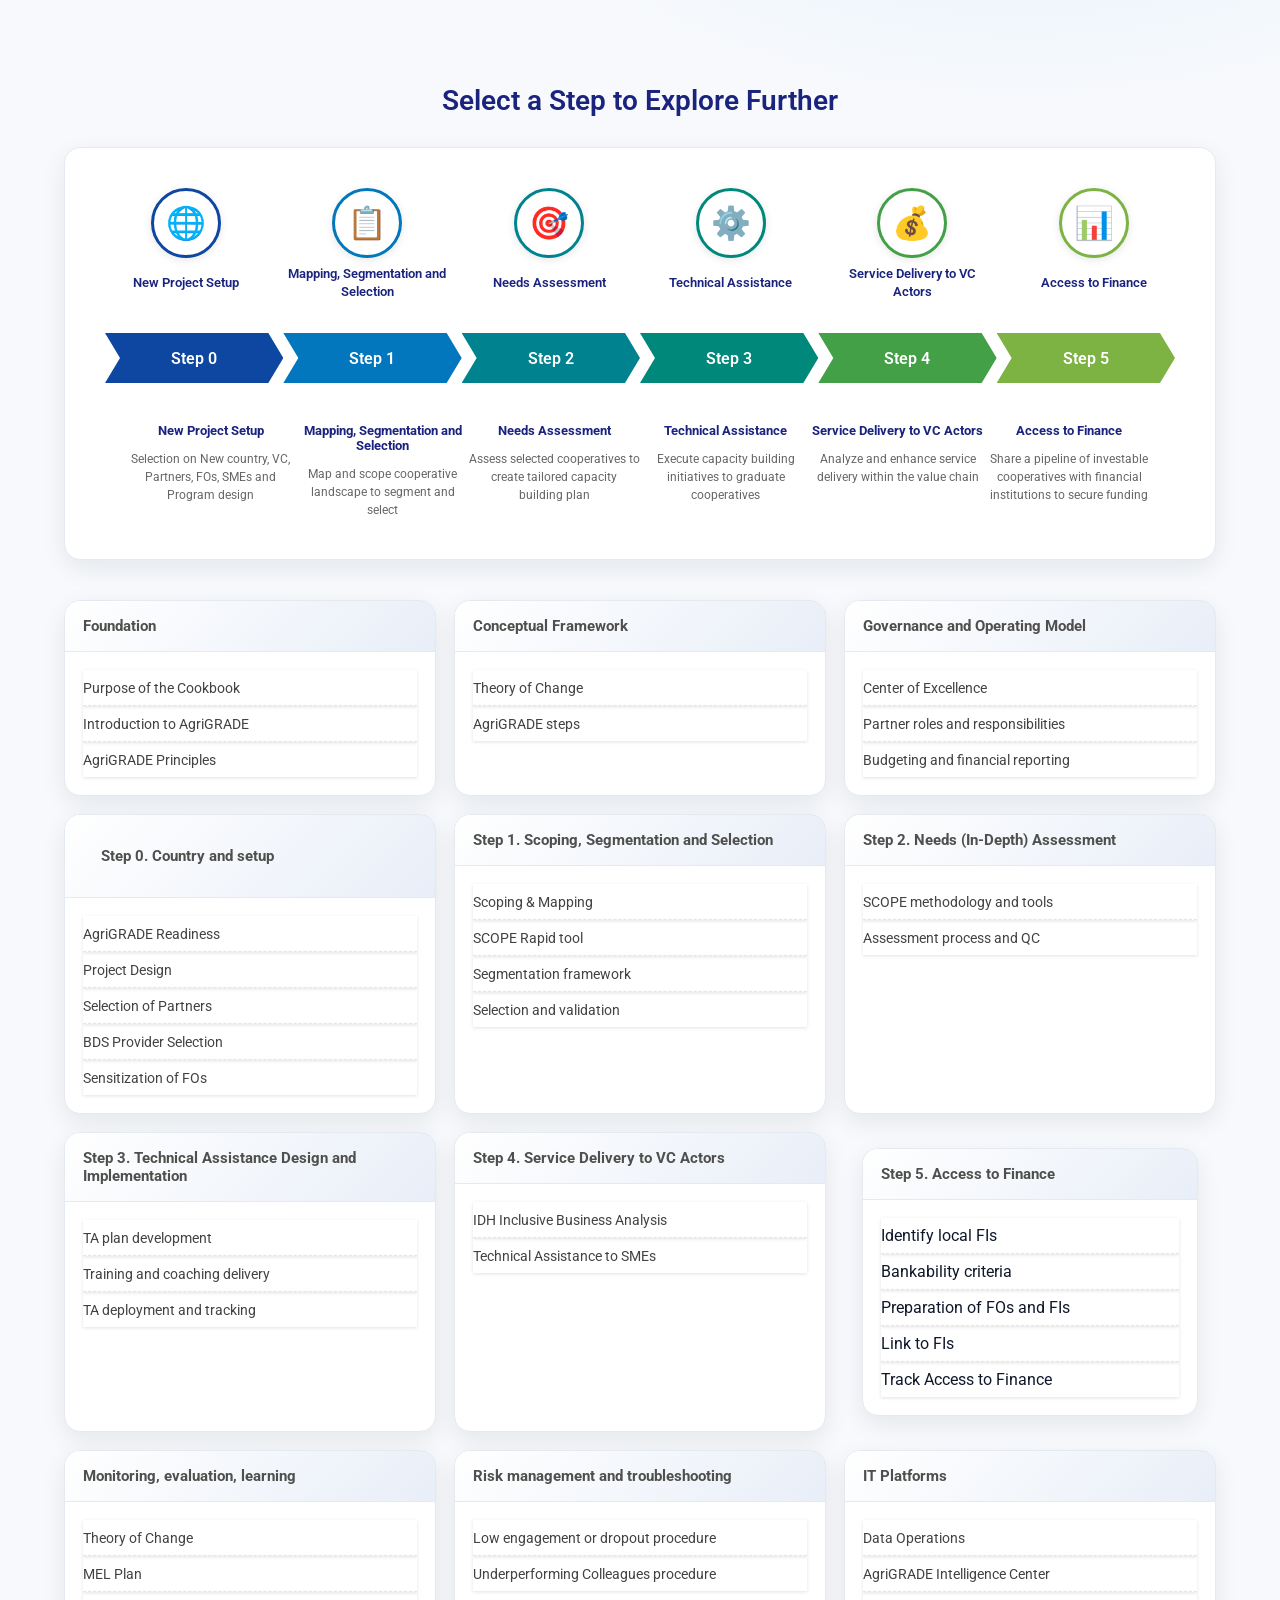
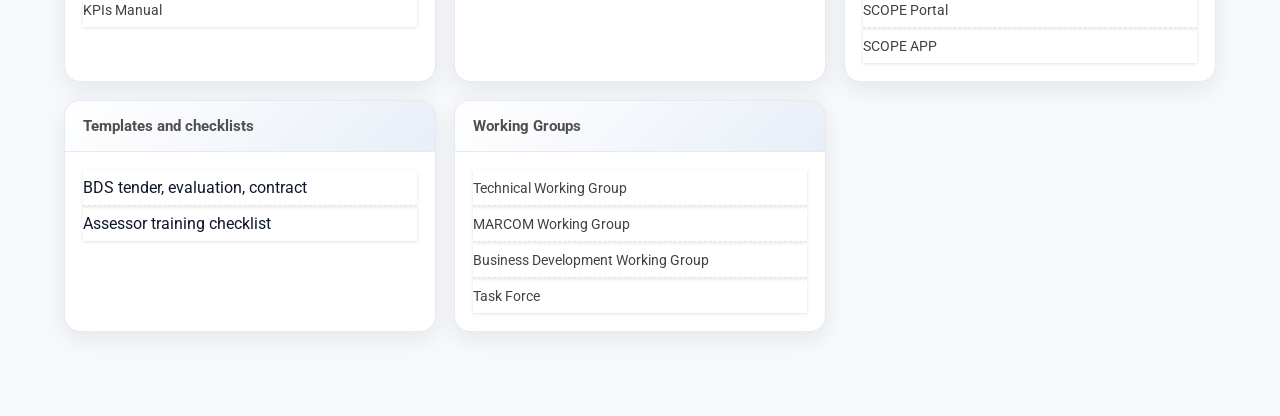
<file: index.html>
<!DOCTYPE html>
<html lang="en">
<head>
<meta charset="utf-8" />
<meta content="width=device-width, initial-scale=1.0" name="viewport" />
<title>AgriGRADE Cookbook Navigation</title>
<style>
@import url('https://fonts.googleapis.com/css2?family=Roboto:wght@400;500;700&display=swap');

:root {
    --bg: #f7f9fc;
    --surface: #ffffff;
    --ink: #0f172a;
    --muted: #64748b;
    --border: #e5eaf0;
    --shadow: 0 8px 24px rgba(15, 23, 42, .08);
    --radius: 16px;
}
* { box-sizing: border-box; margin: 0; padding: 0; }
body {
    font-family: Roboto, -apple-system, BlinkMacSystemFont, 'Segoe UI', Oxygen, Ubuntu, Cantarell, sans-serif;
    background: radial-gradient(900px 500px at 80% -10%, #e0f2fe 0%, rgba(224, 242, 254, 0) 60%), var(--bg);
    color: var(--ink);
    padding: 60px 20px;
    min-height: 100vh;
}
a { color: inherit; text-decoration: none; }
.container { max-width: 1200px; width: 100%; margin: 0 auto; padding: 24px; }
h1 { text-align: center; color: #1a237e; font-size: 28px; margin-bottom: 30px; font-weight: 600; }
.timeline-wrapper { background: var(--surface); border-radius: var(--radius); padding: 40px; box-shadow: var(--shadow); margin-bottom: 40px; border: 1px solid var(--border); }
.top-section { display: grid; grid-template-columns: repeat(auto-fit, minmax(150px, 1fr)); gap: 20px; margin-bottom: 40px; width: 100%; }
.top-item { text-align: center; cursor: pointer; position: relative; }
.icon-circle { width: 70px; height: 70px; border-radius: 50%; background: var(--surface); display: flex; align-items: center; justify-content: center; font-size: 32px; margin: 0 auto 15px; transition: all 0.3s ease; border: 3px solid; box-shadow: 0 2px 8px rgba(0, 0, 0, 0.1); }
.icon-circle:hover { transform: scale(1.1); box-shadow: 0 4px 12px rgba(102, 126, 234, 0.4); }
.step0-icon { border-color: #0d47a1; }
.step1-icon { border-color: #0277bd; }
.step2-icon { border-color: #00838f; }
.step3-icon { border-color: #00897b; }
.step4-icon { border-color: #43a047; }
.step5-icon { border-color: #7cb342; }
.top-title { font-weight: 600; color: #1a237e; font-size: 13px; line-height: 1.4; height: 20px; display: flex; align-items: center; justify-content: center; }
.timeline-bar { display: flex; gap: 0; margin: 30px 0; position: relative; height: 50px; width: 100%; }
.step { flex: 1; height: 50px; display: flex; align-items: center; justify-content: center; font-weight: 600; color: white; font-size: 16px; clip-path: polygon(0 0, calc(100% - 15px) 0, 100% 50%, calc(100% - 15px) 100%, 0 100%, 15px 50%); cursor: pointer; transition: all 0.3s ease; position: relative; text-decoration: none; filter: drop-shadow(0 4px 6px rgba(0, 0, 0, 0.15)); }
.step:hover { filter: brightness(1.1) drop-shadow(0 6px 12px rgba(0, 0, 0, 0.25)); }
.step0 { background: #0d47a1; }
.step1 { background: #0277bd; }
.step2 { background: #00838f; }
.step3 { background: #00897b; }
.step4 { background: #43a047; }
.step5 { background: #7cb342; }
.bottom-section { display: flex; justify-content: space-between; width: 100%; margin-top: 40px; padding: 0 20px; }
.bottom-item { flex: 1; text-align: center; position: relative; }
.bottom-title { font-weight: 700; color: #1a237e; font-size: 13px; margin-bottom: 12px; }
.bottom-description { font-size: 12px; color: #666; line-height: 1.5; }
.grid { display: grid; gap: 18px; grid-template-columns: repeat(auto-fit, minmax(320px, 1fr)); margin-top: 36px; }
.card { background: var(--surface); border-radius: var(--radius); border: 1px solid var(--border); box-shadow: var(--shadow); transition: transform .2s ease, box-shadow .2s ease; overflow: hidden; scroll-margin-top: 20px; }
.card:hover { transform: translateY(-3px); box-shadow: 0 14px 28px rgba(0, 0, 0, .12); }
.card .hd { padding: 16px 18px; border-bottom: 1px solid var(--border); display: flex; align-items: center; gap: 10px; background: linear-gradient(135deg, #ffffff 0%, #215bb91a 100%); color: #4f4f4d; font-size: 15px; font-weight: 400; }
.card .bd { padding: 18px; }
.card ul { margin: 0; padding: 0; list-style: none; }
.card li { padding: 8px 0; border-bottom: 1px dashed var(--border); box-shadow: 0 1px 3px rgba(66, 66, 69, 0.15); }
.card li:last-child { border-bottom: 0; }
.card li a { font-size: 14px; text-underline-offset: 2px; color: #424245; transition: color 0.3s ease; }
.card li a:hover { color: #764ba2; text-decoration: underline; }
.title-link { display: block; width: 100%; height: 100%; text-decoration: none; color: inherit; padding: 16px 18px; }
.title-link:hover { color: #0ea5e9; text-decoration: underline; }
.card.sp-step-highlight { background: #f7fffa !important; box-shadow: 0 0 0 3px rgba(52, 148, 106, 0.25), 0 14px 30px rgba(52, 148, 106, 0.18) !important; border-left: 6px solid #6fae8c !important; transform: scale(1.02) !important; animation: sp-highlight-pulse 0.9s ease-in-out 2; }
.card.sp-step-highlight .hd, .card.sp-step-highlight .bd, .card.sp-step-highlight li { background: #f7fffa !important; }
@keyframes sp-highlight-pulse {
    0% { box-shadow: 0 0 0 3px rgba(52, 148, 106, 0.25), 0 14px 30px rgba(52, 148, 106, 0.18); }
    50% { box-shadow: 0 0 0 6px rgba(52, 148, 106, 0.15), 0 18px 36px rgba(52, 148, 106, 0.25); }
    100% { box-shadow: 0 0 0 3px rgba(52, 148, 106, 0.25), 0 14px 30px rgba(52, 148, 106, 0.18); }
}
@media (max-width: 768px) {
    body { padding: 40px 10px; }
    h1 { font-size: 22px; margin-bottom: 60px; }
    .timeline-wrapper { padding: 20px; margin-bottom: 20px; }
    .top-section { grid-template-columns: repeat(auto-fit, minmax(120px, 1fr)); gap: 15px; margin-bottom: 20px; }
    .icon-circle { width: 60px; height: 60px; font-size: 24px; }
    .timeline-bar { margin: 20px 0; height: 45px; }
    .step { font-size: 14px; height: 45px; }
    .bottom-section { display: grid; grid-template-columns: repeat(auto-fit, minmax(150px, 1fr)); gap: 10px; margin-top: 15px; }
    .grid { grid-template-columns: 1fr; gap: 20px; }
}
</style>
</head>
<body>
<div class="container">
    <h1>Select a Step to Explore Further</h1>
    <div class="timeline-wrapper">
        <div class="top-section">
            <div class="top-item" data-step-target="step0"><div class="icon-circle step0-icon">🌐</div><div class="top-title">New Project Setup</div></div>
            <div class="top-item" data-step-target="step1"><div class="icon-circle step1-icon">📋</div><div class="top-title">Mapping, Segmentation and Selection</div></div>
            <div class="top-item" data-step-target="step2"><div class="icon-circle step2-icon">🎯</div><div class="top-title">Needs Assessment</div></div>
            <div class="top-item" data-step-target="step3"><div class="icon-circle step3-icon">⚙️</div><div class="top-title">Technical Assistance</div></div>
            <div class="top-item" data-step-target="step4"><div class="icon-circle step4-icon">💰</div><div class="top-title">Service Delivery to VC Actors</div></div>
            <div class="top-item" data-step-target="step5"><div class="icon-circle step5-icon">📊</div><div class="top-title">Access to Finance</div></div>
        </div>
        <div class="timeline-bar">
            <a class="step step0" data-step-target="step0" href="#step0">Step 0</a>
            <a class="step step1" data-step-target="step1" href="#step1">Step 1</a>
            <a class="step step2" data-step-target="step2" href="#step2">Step 2</a>
            <a class="step step3" data-step-target="step3" href="#step3">Step 3</a>
            <a class="step step4" data-step-target="step4" href="#step4">Step 4</a>
            <a class="step step5" data-step-target="step5" href="#step5">Step 5</a>
        </div>
        <div class="bottom-section">
            <div class="bottom-item"><div class="bottom-title">New Project Setup</div><div class="bottom-description">Selection on New country, VC, Partners, FOs, SMEs and Program design</div></div>
            <div class="bottom-item"><div class="bottom-title">Mapping, Segmentation and Selection</div><div class="bottom-description">Map and scope cooperative landscape to segment and select</div></div>
            <div class="bottom-item"><div class="bottom-title">Needs Assessment</div><div class="bottom-description">Assess selected cooperatives to create tailored capacity building plan</div></div>
            <div class="bottom-item"><div class="bottom-title">Technical Assistance</div><div class="bottom-description">Execute capacity building initiatives to graduate cooperatives</div></div>
            <div class="bottom-item"><div class="bottom-title">Service Delivery to VC Actors</div><div class="bottom-description">Analyze and enhance service delivery within the value chain</div></div>
            <div class="bottom-item"><div class="bottom-title">Access to Finance</div><div class="bottom-description">Share a pipeline of investable cooperatives with financial institutions to secure funding</div></div>
        </div>
    </div>

<div class="grid">
    <div class="card" id="foundation">
        <div class="hd"><strong>Foundation</strong></div>
        <div class="bd">
            <ul>
                <li><a href="https://scopeinsight.sharepoint.com/:u:/r/sites/AgriGRADECookbook/SitePages/Purpose.aspx?csf=1&web=1&e=WD80WD" rel="noopener noreferrer" target="_blank">Purpose of the Cookbook</a></li>
                <li><a href="https://scopeinsight.sharepoint.com/:u:/r/sites/AgriGRADECookbook/SitePages/AgriGRADE%20Introduction.aspx?csf=1&web=1&e=CWa6Lc" rel="noopener noreferrer" target="_blank">Introduction to AgriGRADE</a></li>
                <li><a href="https://scopeinsight.sharepoint.com/:u:/r/sites/AgriGRADECookbook/SitePages/Principles.aspx?csf=1&web=1&e=n1hXPd" rel="noopener noreferrer" target="_blank">AgriGRADE Principles</a></li>
            </ul>
        </div>
    </div>
    <div class="card" id="framework">
        <div class="hd"><strong>Conceptual Framework</strong></div>
        <div class="bd">
            <ul>
                <li><a href="https://scopeinsight.sharepoint.com/:u:/r/sites/AgriGRADECookbook/SitePages/TOC.aspx?csf=1&web=1&e=hjNgvO" rel="noopener noreferrer" target="_blank">Theory of Change</a></li>
                <li><a href="https://scopeinsight.sharepoint.com/:u:/r/sites/AgriGRADECookbook/SitePages/Steps.aspx?csf=1&web=1&e=dLzmub" rel="noopener noreferrer" target="_blank">AgriGRADE steps</a></li>
            </ul>
        </div>
    </div>
    <div class="card" id="governance">
        <div class="hd"><strong>Governance and Operating Model</strong></div>
        <div class="bd">
            <ul>
                <li><a href="https://scopeinsight.sharepoint.com/sites/AgriGRADECookbook/SitePages/Governance.aspx" rel="noopener noreferrer" target="_blank">Center of Excellence</a></li>
                <li><a href="https://scopeinsight.sharepoint.com/sites/AgriGRADECookbook/SitePages/Governance.aspx#partner-roles-and-responsibilities" rel="noopener noreferrer" target="_blank">Partner roles and responsibilities </a></li>
                <li><a href="https://scopeinsight.sharepoint.com/sites/AgriGRADECookbook/SitePages/Budgeting_Financial_reporting.aspx" rel="noopener noreferrer" target="_blank">Budgeting and financial reporting</a></li>
            </ul>
        </div>
    </div>
    <div class="card" id="step0">
        <div class="hd"><a class="title-link" href="https://scopeinsight.sharepoint.com/:u:/r/sites/AgriGRADECookbook/SitePages/soon.aspx?csf=1&web=1&e=cqabEK" rel="noopener noreferrer" target="_blank"><strong>Step 0. Country and setup</strong></a></div>
        <div class="bd">
            <ul>
                <li><a href="https://scopeinsight.sharepoint.com/:u:/r/sites/AgriGRADECookbook/SitePages/AgriGRADE_Readiness.aspx?csf=1&web=1&e=8tkdgP" rel="noopener noreferrer" target="_blank">AgriGRADE Readiness</a></li>
                <li><a href="https://scopeinsight.sharepoint.com/sites/AgriGRADECookbook/SitePages/Project_Design.aspx" rel="noopener noreferrer" target="_blank">Project Design</a></li>
                <li><a href="https://scopeinsight.sharepoint.com/:u:/r/sites/AgriGRADECookbook/SitePages/soon.aspx?csf=1&web=1&e=bP0Hsb" rel="noopener noreferrer" target="_blank">Selection of Partners</a></li>
                <li><a href="https://scopeinsight.sharepoint.com/:u:/r/sites/AgriGRADECookbook/SitePages/BDS_Selection.aspx?csf=1&web=1&e=audbZb" rel="noopener noreferrer" target="_blank">BDS Provider Selection</a></li>
                <li><a href="https://scopeinsight.sharepoint.com/:u:/r/sites/AgriGRADECookbook/SitePages/Sensitization%20of%20Farmer%20Organizations.aspx?csf=1&web=1&e=6jRGH6" rel="noopener noreferrer" target="_blank">Sensitization of FOs</a></li>
            </ul>
        </div>
    </div>
    <div class="card" id="step1">
        <div class="hd"><strong>Step 1. Scoping, Segmentation and Selection</strong></div>
        <div class="bd">
            <ul>
                <li><a href="https://scopeinsight.sharepoint.com/:u:/r/sites/AgriGRADECookbook/SitePages/Step1_Scoping.aspx" rel="noopener noreferrer" target="_blank">Scoping &amp; Mapping</a></li>
                <li><a href="https://scopeinsight.sharepoint.com/:u:/r/sites/AgriGRADECookbook/SitePages/Step1_Scoping.aspx?csf=1&web=1&e=r0n6Na#3.-the-scope-rapid-tool" rel="noopener noreferrer" target="_blank">SCOPE Rapid tool</a></li>
                <li><a href="https://scopeinsight.sharepoint.com/:u:/r/sites/AgriGRADECookbook/SitePages/Step1_Scoping.aspx?csf=1&web=1&e=r0n6Na#3.-the-scope-rapid-tool" rel="noopener noreferrer" target="_blank">Segmentation framework</a></li>
                <li><a href="https://scopeinsight.sharepoint.com/:u:/r/sites/AgriGRADECookbook/SitePages/Step1_Scoping.aspx?csf=1&web=1&e=r0n6Na#5.-selection-of-eligible-fos-for-next-steps" rel="noopener noreferrer" target="_blank">Selection and validation</a></li>
            </ul>
        </div>
    </div>
    <div class="card" id="step2">
        <div class="hd"><strong>Step 2. Needs (In-Depth) Assessment</strong></div>
        <div class="bd">
            <ul>
                <li><a href="https://scopeinsight.sharepoint.com/sites/AgriGRADECookbook/SitePages/SCOPE%20Methodology.aspx" rel="noopener noreferrer" target="_blank">SCOPE methodology and tools</a></li>
                <li><a href="https://scopeinsight.sharepoint.com/sites/AgriGRADECookbook/SitePages/Assessment_Process.aspx" rel="noopener noreferrer" target="_blank">Assessment process and QC</a></li>
            </ul>
        </div>
    </div>
    <div class="card" id="step3">
        <div class="hd"><strong>Step 3. Technical Assistance Design and Implementation</strong></div>
        <div class="bd">
            <ul>
                <li><a href="https://scopeinsight.sharepoint.com/:u:/r/sites/AgriGRADECookbook/SitePages/Step3.aspx?csf=1&web=1&e=2eK4B0#ta-plan-development" rel="noopener noreferrer" target="_blank">TA plan development</a></li>
                <li><a href="https://scopeinsight.sharepoint.com/:u:/r/sites/AgriGRADECookbook/SitePages/Step3.aspx?csf=1&web=1&e=2eK4B0#training-and-coaching-delivery" rel="noopener noreferrer" target="_blank">Training and coaching delivery</a></li>
                <li><a href="https://scopeinsight.sharepoint.com/:u:/r/sites/AgriGRADECookbook/SitePages/Step3.aspx?csf=1&web=1&e=2eK4B0#ta-deployment-and-tracking" rel="noopener noreferrer" target="_blank">TA deployment and tracking</a></li>
            </ul>
        </div>
    </div>
    <div class="card" id="step4">
        <div class="hd"><strong>Step 4. Service Delivery to VC Actors</strong></div>
        <div class="bd">
            <ul>
                <li><a href="https://scopeinsight.sharepoint.com/:u:/r/sites/AgriGRADECookbook/SitePages/IBA.aspx?csf=1&web=1&e=zeyxsw" rel="noopener noreferrer" target="_blank">IDH Inclusive Business Analysis</a></li>
                <li><a href="https://scopeinsight.sharepoint.com/sites/AgriGRADECookbook/SitePages/soon.aspx" rel="noopener noreferrer" target="_blank">Technical Assistance to SMEs</a></li>
            </ul>
        </div>
    </div>
    <a class="title-link" href="https://scopeinsight.sharepoint.com/:u:/r/sites/AgriGRADECookbook/SitePages/A2F.aspx?csf=1&web=1&e=yMytTH" rel="noopener noreferrer" target="_blank">
    <div class="card" id="step5">
        <div class="hd"><strong>Step 5. Access to Finance</strong></div>
        <div class="bd">
            <ul>
                <li>Identify local FIs</li>
                <li>Bankability criteria</li>
                <li>Preparation of FOs and FIs</li>
                <li>Link to FIs</li>
                <li>Track Access to Finance</li>
            </ul>
        </div>
    </div>
    </a>
    <div class="card" id="mel">
        <div class="hd"><strong>Monitoring, evaluation, learning</strong></div>
        <div class="bd">
            <ul>
                <li><a href="https://scopeinsight.sharepoint.com/:u:/r/sites/AgriGRADECookbook/SitePages/TOC.aspx?csf=1&web=1&e=EMmIpj" rel="noopener noreferrer" target="_blank">Theory of Change</a></li>
                <li><a href="https://scopeinsight.sharepoint.com/:b:/r/sites/AgriGRADECookbook/Shared%20Documents/Concept_PDF/AgriGRADE%20MEL%20Plan%20Jan%202025.pdf?csf=1&web=1&e=Va6Jes" rel="noopener noreferrer" target="_blank">MEL Plan</a></li>
                <li><a href="https://scopeinsight.sharepoint.com/:b:/r/sites/AgriGRADECookbook/Shared%20Documents/Concept_PDF/AgriGRADE_KPI_Manual.pdf?csf=1&web=1&e=vwBlKg" rel="noopener noreferrer" target="_blank">KPIs Manual</a></li>
            </ul>
        </div>
    </div>
    <div class="card" id="risk">
        <div class="hd"><strong>Risk management and troubleshooting</strong></div>
        <div class="bd">
            <ul>
                <li><a href="https://scopeinsight.sharepoint.com/:u:/r/sites/AgriGRADECookbook/SitePages/Procedure_Drop.aspx?csf=1&web=1&e=WMf0cp">Low engagement or dropout procedure</a></li>
                <li><a href="https://scopeinsight.sharepoint.com/:u:/r/sites/AgriGRADECookbook/SitePages/Underperforming.aspx?csf=1&web=1&e=L5wWwZ">Underperforming Colleagues procedure</a></li>
            </ul>
        </div>
    </div>
    <div class="card" id="tools">
        <div class="hd"><strong>IT Platforms</strong></div>
        <div class="bd">
            <ul>
                <li><a href="https://scopeinsight.sharepoint.com/sites/AgriGRADECookbook/SitePages/data_operation.aspx">Data Operations</a></li>
                <li><a href="https://scopeinsight.sharepoint.com/sites/AgriGRADECookbook/SitePages/Intelligence_center.aspx">AgriGRADE Intelligence Center</a></li>
                <li><a href="https://scopeinsight.sharepoint.com/:u:/r/sites/AgriGRADECookbook/SitePages/SCOPE_Portal.aspx?csf=1&web=1&e=kPpLY2" rel="noopener noreferrer" target="_blank">SCOPE Portal</a></li>
                <li><a href="https://scopeinsight.sharepoint.com/sites/AgriGRADECookbook/SitePages/SCOPE_APP.aspx">SCOPE APP</a></li>
            </ul>
        </div>
    </div>
    <div class="card" id="templates">
        <div class="hd"><strong>Templates and checklists</strong></div>
        <div class="bd">
            <a href="https://scopeinsight.sharepoint.com/:f:/r/sites/AgriGRADECookbook/Shared%20Documents/Templates?csf=1&web=1&e=dBb1DQ">
            <ul>
                <li>BDS tender, evaluation, contract</li>
                <li>Assessor training checklist</li>
            </ul>
            </a>
        </div>
    </div>
    <div class="card" id="WorkingGroups">
        <div class="hd"><strong>Working Groups</strong></div>
        <div class="bd">
            <ul>
                <li><a href="https://scopeinsight.sharepoint.com/:u:/r/sites/AgriGRADECookbook/SitePages/Technical%20Working%20Group.aspx?csf=1&web=1&e=S2yw2k" rel="noopener noreferrer" target="_blank">Technical Working Group</a></li>
                <li><a href="https://scopeinsight.sharepoint.com/:u:/r/sites/AgriGRADECookbook/SitePages/MARCOM.aspx?csf=1&web=1&e=DFn2by" rel="noopener noreferrer" target="_blank">MARCOM Working Group</a></li>
                <li><a href="https://scopeinsight.sharepoint.com/:u:/r/sites/AgriGRADECookbook/SitePages/BD_WorkingGroup.aspx?csf=1&web=1&e=AX0xA3" rel="noopener noreferrer" target="_blank">Business Development Working Group</a></li>
                <li><a href="https://scopeinsight.sharepoint.com/:u:/r/sites/AgriGRADECookbook/SitePages/TaskForce.aspx?csf=1&web=1&e=2c0o1G" rel="noopener noreferrer" target="_blank">Task Force</a></li>
            </ul>
        </div>
    </div>
</div>
</div>

<script>
(function () {
    function getScrollParent(node) {
        if (!node) return window;
        var parent = node.parentElement;
        while (parent) {
            var style = getComputedStyle(parent);
            var overflowY = style.overflowY;
            if ((overflowY === 'auto' || overflowY === 'scroll') && parent.scrollHeight > parent.clientHeight) {
                return parent;
            }
            parent = parent.parentElement;
        }
        return window;
    }
    function highlightStep(stepId) {
        var element = document.getElementById(stepId);
        if (!element) return;
        document.querySelectorAll('.sp-step-highlight').forEach(function (item) {
            item.classList.remove('sp-step-highlight');
        });
        var scrollParent = getScrollParent(element);
        if (scrollParent === window) {
            element.scrollIntoView({ behavior: 'smooth', block: 'center' });
        } else {
            var parentRect = scrollParent.getBoundingClientRect();
            var elRect = element.getBoundingClientRect();
            var offset = (elRect.top - parentRect.top) - (scrollParent.clientHeight / 2) + (elRect.height / 2);
            scrollParent.scrollBy({ top: offset, behavior: 'smooth' });
        }
        try { element.scrollIntoView({ behavior: 'smooth', block: 'center' }); } catch (e) {}
        setTimeout(function () {
            element.classList.add('sp-step-highlight');
            setTimeout(function () { element.classList.remove('sp-step-highlight'); }, 2200);
        }, 450);
    }
    function bindStepClicks(root) {
        var scope = root || document;
        var items = scope.querySelectorAll('[data-step-target]');
        items.forEach(function (item) {
            if (item.dataset.bound === 'true') return;
            item.dataset.bound = 'true';
            item.addEventListener('click', function (event) {
                event.preventDefault();
                event.stopPropagation();
                var stepId = item.getAttribute('data-step-target');
                highlightStep(stepId);
                return false;
            });
        });
    }
    function init() {
        bindStepClicks();
        var observer = new MutationObserver(function (mutations) {
            var shouldRebind = false;
            mutations.forEach(function (m) {
                if (m.addedNodes && m.addedNodes.length) shouldRebind = true;
            });
            if (shouldRebind) bindStepClicks();
        });
        observer.observe(document.body, { childList: true, subtree: true });
        setTimeout(function () { observer.disconnect(); }, 20000);
    }
    if (document.readyState === 'loading') {
        document.addEventListener('DOMContentLoaded', init);
    } else {
        init();
    }
    setTimeout(bindStepClicks, 1000);
    setTimeout(bindStepClicks, 3000);
    setTimeout(bindStepClicks, 6000);
})();
</script>
</body>
</html>
</file>
